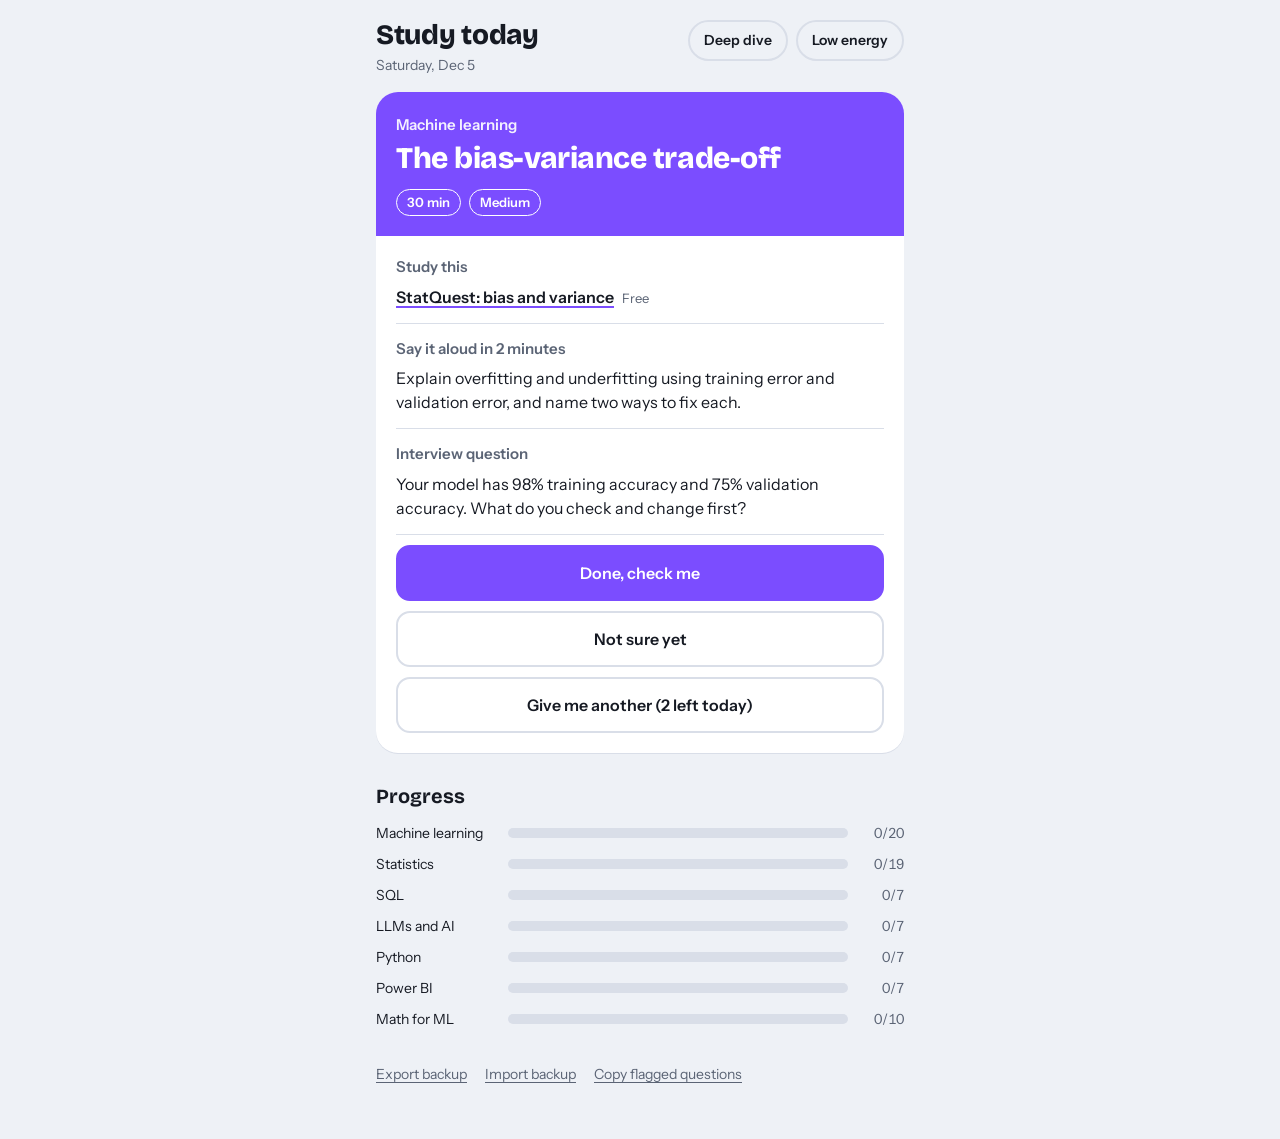
<file: study-hub/index.html>
<!doctype html>
<html lang="en">
<head>
  <meta charset="utf-8">
  <meta name="viewport" content="width=device-width, initial-scale=1">
  <meta name="color-scheme" content="light dark">
  <title>Study today</title>
  <link rel="preconnect" href="https://fonts.googleapis.com">
  <link rel="preconnect" href="https://fonts.gstatic.com" crossorigin>
  <link href="https://fonts.googleapis.com/css2?family=Bricolage+Grotesque:wght@600;800&family=Instrument+Sans:wght@400;500;600&display=swap" rel="stylesheet">
  <link rel="stylesheet" href="style.css">
</head>
<body>
  <div class="wrap">
    <header class="top">
      <div>
        <h1>Study today</h1>
        <p class="date" id="date"></p>
      </div>
      <div class="chips">
        <button class="chip" id="deepDive" data-action="deep">Deep dive</button>
        <button class="chip" id="lowEnergy" data-action="low-energy" aria-pressed="false">Low energy</button>
      </div>
    </header>

    <p class="notice" id="notice" role="status" aria-live="polite"></p>

    <main id="main"></main>

    <section class="progress" id="progress" aria-label="Progress"></section>

    <footer class="tools">
      <button class="link" data-action="export">Export backup</button>
      <button class="link" data-action="import">Import backup</button>
      <button class="link" data-action="copy-flags" id="flagBtn">Copy flagged questions</button>
      <input type="file" id="importFile" accept="application/json" hidden>
    </footer>
  </div>

  <script src="data/stats.js"></script>
  <script src="data/ml.js"></script>
  <script src="data/sql.js"></script>
  <script src="data/llm.js"></script>
  <script src="data/python.js"></script>
  <script src="data/powerbi.js"></script>
  <script src="data/stats2.js"></script>
  <script src="data/ml2.js"></script>
  <script src="data/mlmath.js"></script>
  <script src="app.js"></script>
</body>
</html>
</file>
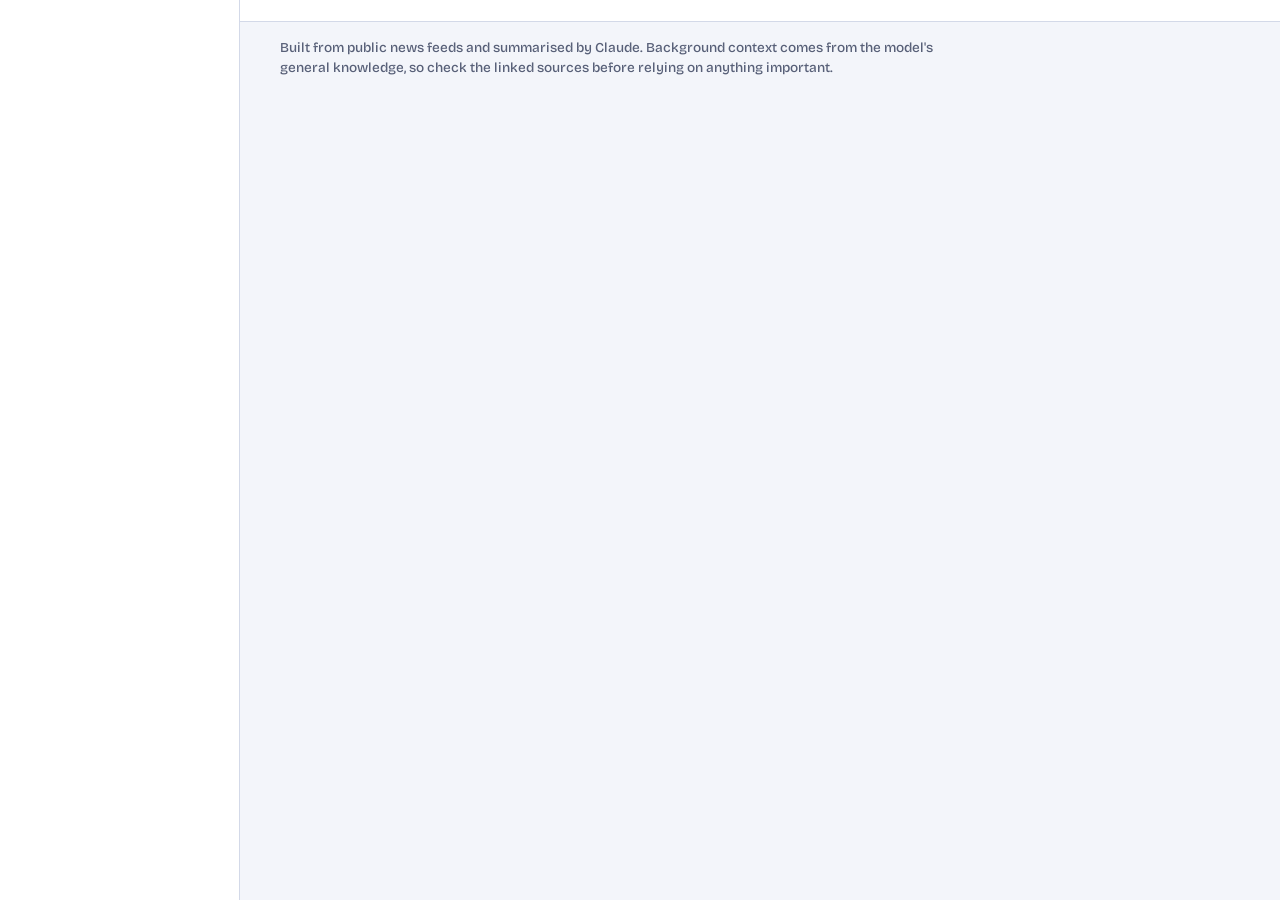
<file: daily-brief/template.html>
<!doctype html>
<html lang="en">
<head>
<meta charset="utf-8">
<meta name="viewport" content="width=device-width, initial-scale=1">
<meta name="color-scheme" content="light dark">
<title>Morning brief</title>
<link rel="preconnect" href="https://fonts.googleapis.com">
<link rel="preconnect" href="https://fonts.gstatic.com" crossorigin>
<link href="https://fonts.googleapis.com/css2?family=Bricolage+Grotesque:opsz,wght@12..96,400;12..96,500;12..96,700;12..96,800&family=Literata:opsz,wght@7..72,400;7..72,600&display=swap" rel="stylesheet">
<style>
:root{
  --bg:#F3F5FA; --rail:#FFFFFF; --ink:#14182B; --muted:#586078; --rule:#D3D9E8;
  --gain:#137A52; --loss:#B3281A; --gain-bg:#DDF3E8; --loss-bg:#FBE1DC;
  --notice:#7A4E00; --notice-bg:#FBEFCF;
  --display:"Bricolage Grotesque",system-ui,-apple-system,"Segoe UI",sans-serif;
  --text:"Literata",Georgia,"Times New Roman",serif;

  /* Each section: --c is its colour band, --on the text on that band,
     --ac the accent for text on the page, --soft a pale tint. */
  --world:#2347D6;    --world-on:#fff;    --world-ac:#2347D6;    --world-soft:#E4EAFC;
  --thailand:#C81E3A; --thailand-on:#fff; --thailand-ac:#C81E3A; --thailand-soft:#FBE4E8;
  --ai:#6A3DF0;       --ai-on:#fff;       --ai-ac:#6A3DF0;       --ai-soft:#ECE6FE;
  --markets:#F2A900;  --markets-on:#1B1B2F; --markets-ac:#8A5A00; --markets-soft:#FCEFC8;
  --reading:#0B7A7A;  --reading-on:#fff;  --reading-ac:#0B7A7A;  --reading-soft:#D9F1F0;
  --books:#B5179E;    --books-on:#fff;    --books-ac:#B5179E;    --books-soft:#F8E4F4;
  --spanish:#16793A;  --spanish-on:#fff;  --spanish-ac:#16793A;  --spanish-soft:#DDF3E4;
}
@media (prefers-color-scheme:dark){
  :root{
    --bg:#0D1020; --rail:#090B18; --ink:#E8EBF7; --muted:#98A1BE; --rule:#262C4A;
    --gain:#55C596; --loss:#F08A78; --gain-bg:#12372A; --loss-bg:#3A1A17;
    --notice:#F0C36B; --notice-bg:#2B2410;
    --world-ac:#93A9FF;    --world-soft:#18224D;
    --thailand-ac:#FF8FA0; --thailand-soft:#3A1520;
    --ai-ac:#B9A0FF;       --ai-soft:#281F55;
    --markets-ac:#F5C650;  --markets-soft:#382E0C;
    --reading-ac:#5ED3D0;  --reading-soft:#0D3838;
    --books-ac:#F08AD8;    --books-soft:#3A1735;
    --spanish-ac:#6FD39A;  --spanish-soft:#12351F;
  }
}
[data-c=world]{--c:var(--world);--on:var(--world-on);--ac:var(--world-ac);--soft:var(--world-soft)}
[data-c=thailand]{--c:var(--thailand);--on:var(--thailand-on);--ac:var(--thailand-ac);--soft:var(--thailand-soft)}
[data-c=ai]{--c:var(--ai);--on:var(--ai-on);--ac:var(--ai-ac);--soft:var(--ai-soft)}
[data-c=markets]{--c:var(--markets);--on:var(--markets-on);--ac:var(--markets-ac);--soft:var(--markets-soft)}
[data-c=reading]{--c:var(--reading);--on:var(--reading-on);--ac:var(--reading-ac);--soft:var(--reading-soft)}
[data-c=books]{--c:var(--books);--on:var(--books-on);--ac:var(--books-ac);--soft:var(--books-soft)}
[data-c=spanish]{--c:var(--spanish);--on:var(--spanish-on);--ac:var(--spanish-ac);--soft:var(--spanish-soft)}

*{box-sizing:border-box}
[hidden]{display:none!important}
html{-webkit-text-size-adjust:100%}
body{margin:0;background:var(--bg);color:var(--ink);font:400 17px/1.6 var(--text)}
a{color:var(--ac,var(--ink));text-underline-offset:3px}
a:focus-visible,button:focus-visible,summary:focus-visible{outline:3px solid var(--ac,var(--ink));outline-offset:3px}

/* ---------- navigation ---------- */
.shell{display:grid;grid-template-columns:15rem minmax(0,1fr);min-height:100vh}
.rail{background:var(--rail);border-right:1px solid var(--rule);padding:2rem 1.1rem;position:sticky;top:0;height:100vh;display:flex;flex-direction:column;font-family:var(--display)}
.rail .day{font:800 2.1rem/1 var(--display);letter-spacing:-.025em;margin:0 0 0 .5rem}
.rail .date{margin:.45rem 0 2rem .5rem;color:var(--muted);font-size:.95rem}
.rail nav{display:flex;flex-direction:column;gap:.3rem}
.rail nav a{display:flex;align-items:center;gap:.75rem;padding:.7rem .75rem;border-radius:.6rem;color:var(--ink);text-decoration:none;font-weight:600;font-size:1.05rem}
.rail nav a::before{content:"";flex:none;width:.8rem;height:.8rem;border-radius:50%;background:var(--c)}
.rail nav a:hover{background:var(--soft)}
.rail nav a[aria-current]{background:var(--c);color:var(--on)}
.rail nav a[aria-current]::before{background:var(--on)}

/* ---------- freshness strip and notices ---------- */
.fresh{margin:0;padding:.65rem 2.5rem;font:500 .85rem/1.4 var(--display);color:var(--muted);background:var(--rail);border-bottom:1px solid var(--rule)}
.fresh.stale{background:var(--notice-bg);color:var(--notice);font-weight:700}
.warn{padding:1rem 2.5rem 0}
.notice{font:500 .9rem/1.5 var(--display);background:var(--notice-bg);color:var(--notice);border-left:4px solid var(--notice);padding:.8rem 1rem;margin:0 0 .6rem;max-width:46rem;overflow-wrap:anywhere}
.notice p{margin:.15rem 0}

/* ---------- section hero: one colour per section ---------- */
.hero{position:relative;overflow:hidden;background:var(--c);color:var(--on);padding:3.2rem 2.5rem 2.8rem;min-height:15rem;display:flex;align-items:flex-end}
.hero-text{position:relative;z-index:1;max-width:36rem}
.hero h2{font:800 clamp(2.8rem,7vw,5rem)/.95 var(--display);letter-spacing:-.035em;margin:0 0 1rem}
.hero p{font:500 1.3rem/1.4 var(--display);margin:0;max-width:34ch}
.art{position:absolute;right:-1rem;top:50%;transform:translateY(-50%);width:min(23rem,48%);opacity:.3;color:var(--on)}
.art svg{display:block;width:100%;height:auto}
[data-c=thailand] .art{opacity:1}

.body{padding:2.5rem;max-width:49rem}

/* ---------- stories ---------- */
.story{margin:0 0 2.3rem;padding-left:1.2rem;border-left:5px solid var(--c)}
.story h3{font:700 1.4rem/1.25 var(--display);letter-spacing:-.01em;margin:0 0 .5rem}
.story p{margin:.5rem 0}
.tag{display:inline-block;font:600 .8rem/1 var(--display);background:var(--soft);color:var(--ac);padding:.38rem .7rem;border-radius:99px;margin-bottom:.6rem}
.why strong{font:700 .95rem var(--display);color:var(--ac)}
details{margin:.7rem 0}
summary{cursor:pointer;font:700 .95rem var(--display);color:var(--ac);list-style:none;display:inline-flex;gap:.5rem;align-items:baseline}
summary::-webkit-details-marker{display:none}
summary::before{content:"+";font-weight:800;width:.8em;text-align:center}
details[open] summary::before{content:"\2212"}
.behind{background:var(--soft);padding:.9rem 1.1rem;margin:.6rem 0 .2rem;border-radius:.4rem}
.behind p{margin:0}
.sources{font:500 .85rem/1.5 var(--display);color:var(--muted);margin-top:.8rem}
.sources a{margin-left:.7rem}
.muted{color:var(--muted);font:500 .9rem/1.5 var(--display)}
.empty{font:500 1rem/1.5 var(--display);color:var(--muted);padding:1.2rem 0}

/* ---------- headings inside a section ---------- */
h3.group{font:800 1.5rem/1.2 var(--display);letter-spacing:-.02em;margin:3rem 0 1.1rem;display:inline-block;border-bottom:5px solid var(--c);padding-bottom:.15rem}
.body > h3.group:first-child{margin-top:0}
.fine{font:500 .85rem/1.5 var(--display);color:var(--muted);margin:.8rem 0 0}

/* ---------- markets ---------- */
.overview{margin:0 0 .5rem}
.tiles{display:grid;grid-template-columns:repeat(auto-fill,minmax(10.5rem,1fr));gap:.7rem}
.tile{padding:.85rem .95rem;font-family:var(--display);font-variant-numeric:tabular-nums}
.tile.up{background:var(--gain-bg);color:var(--gain)}
.tile.down{background:var(--loss-bg);color:var(--loss)}
.tile .nm{display:block;font-weight:700;font-size:.9rem;color:var(--ink)}
.tile .px{display:block;font-size:.9rem;color:var(--muted)}
.tile .chg{display:block;font-weight:800;font-size:1.55rem;line-height:1.2;margin-top:.2rem}
.moves{font-family:var(--display);font-variant-numeric:tabular-nums}
.move{display:grid;grid-template-columns:3.8rem 1fr 5rem;gap:.2rem .8rem;align-items:center;padding:.45rem 0}
.move b{font-weight:700}
.track{position:relative;height:1.2rem}
.track::before{content:"";position:absolute;left:50%;top:-.35rem;bottom:-.35rem;width:2px;background:var(--rule)}
.bar{position:absolute;top:.1rem;bottom:.1rem;border-radius:2px}
.bar.up{left:50%;background:var(--gain)} .bar.down{right:50%;background:var(--loss)}
.up .val,.val.up{color:var(--gain)} .val.down{color:var(--loss)}
.move .val{text-align:right;font-weight:700}
.move .note{grid-column:2 / 4;margin:0;font-size:.85rem;line-height:1.4;color:var(--muted)}
.watch{padding:.9rem 0;border-top:1px solid var(--rule)}
.watch b{display:inline-block;font:800 .95rem var(--display);background:var(--c);color:var(--on);padding:.2rem .6rem;border-radius:.3rem}
.watch p{margin:.4rem 0 0}
.lesson{background:var(--soft);padding:1.4rem 1.5rem;border-top:6px solid var(--c)}
.lesson .lt{font:800 1.25rem/1.2 var(--display);margin:0 0 .6rem}
.lesson p{margin:.6rem 0}
.example{border-left:4px solid var(--c);padding-left:1rem}
.lesson ul{margin:.5rem 0 0;padding-left:1.2rem}
.lesson li{margin:.25rem 0}

/* ---------- learning card and quiz ---------- */
.card{background:var(--soft);padding:1.7rem 1.6rem 1.8rem;margin:0 0 3rem;border-top:6px solid var(--c)}
.card h3{font:800 1.8rem/1.1 var(--display);letter-spacing:-.025em;margin:0 0 .9rem}
.card p{margin:.6rem 0}
.card .analogy{font-style:italic}
.q{font:700 1.15rem/1.35 var(--display);margin:1.6rem 0 .8rem}
.opts{display:grid;gap:.55rem}
.opt{font:500 1rem/1.35 var(--display);text-align:left;padding:.8rem .95rem;border:2px solid var(--c);background:var(--bg);color:var(--ink);cursor:pointer;border-radius:.3rem}
.opt:hover:not(:disabled){background:var(--c);color:var(--on)}
.opt:disabled{cursor:default;color:var(--ink)}
.opt:disabled:not(.ok):not(.bad){opacity:.55}
.opt.ok{border-color:var(--gain);background:var(--gain-bg);color:var(--gain);font-weight:700}
.opt.bad{border-color:var(--loss);background:var(--loss-bg);color:var(--loss)}
.fb{margin:1rem 0 0;min-height:1.5em}

/* ---------- books ---------- */
.pick{background:var(--soft);padding:1.7rem 1.6rem;margin:0 0 .5rem;border-top:6px solid var(--c)}
.pick .cat{display:inline-block;font:600 .8rem/1 var(--display);background:var(--bg);color:var(--ac);padding:.38rem .7rem;border-radius:99px;margin-bottom:.8rem}
.pick h3{font:800 1.9rem/1.1 var(--display);letter-spacing:-.025em;margin:0 0 .3rem}
.pick .by{font:500 1rem var(--display);color:var(--muted);margin:0 0 1rem}
.pick h4{font:800 1rem var(--display);margin:1.4rem 0 .4rem;color:var(--ac)}
.pick ul{margin:.3rem 0 0;padding-left:1.2rem}
.pick li{margin:.3rem 0}
.pick p{margin:.5rem 0}
.chips{display:flex;flex-wrap:wrap;gap:.5rem;margin:0 0 1.2rem}
.chip{font:600 .9rem/1 var(--display);padding:.55rem .9rem;border:2px solid var(--c);background:transparent;color:var(--ink);border-radius:99px;cursor:pointer}
.chip[aria-pressed=true]{background:var(--c);color:var(--on)}
.shelf{list-style:none;margin:0;padding:0}
.book{padding:.9rem 0;border-top:1px solid var(--rule)}
.book b{font:700 1.05rem/1.3 var(--display)}
.book .au{font:500 .9rem var(--display);color:var(--muted)}
.book p{margin:.25rem 0 0}
.book.today{background:var(--soft);padding-left:.9rem;padding-right:.9rem;border-left:4px solid var(--c)}
.book .tg{font:700 .75rem var(--display);color:var(--ac);margin-left:.6rem}

/* ---------- Spanish ---------- */
.rhead{display:flex;flex-wrap:wrap;align-items:baseline;gap:.4rem 1rem;margin:0 0 .3rem}
.rhead h3{font:800 2rem/1.1 var(--display);letter-spacing:-.025em;margin:0}
.lvl{font:700 .8rem/1 var(--display);background:var(--c);color:var(--on);padding:.35rem .6rem;border-radius:.3rem}
.sub{font:500 1rem var(--display);color:var(--muted);margin:0 0 1.2rem}
.tools{display:flex;flex-wrap:wrap;gap:.5rem;margin:0 0 1rem}
.btn{font:600 .9rem/1 var(--display);padding:.7rem .95rem;border:2px solid var(--c);background:transparent;color:var(--ink);border-radius:.4rem;cursor:pointer}
.btn:hover,.btn[aria-pressed=true]{background:var(--c);color:var(--on)}
.passage p.es{font:400 1.2rem/1.8 var(--text);margin:1rem 0 .3rem;max-width:40rem}
.passage p.en{font:400 1rem/1.6 var(--text);color:var(--muted);margin:0 0 1rem;padding-left:1rem;border-left:4px solid var(--c);max-width:40rem}
mark{background:var(--soft);color:inherit;border-bottom:2px solid var(--c);padding:0 .12em}
.vlist{list-style:none;margin:0;padding:0;max-width:40rem}
.vitem{display:grid;grid-template-columns:minmax(6.5rem,10rem) 1fr auto;gap:.1rem 1rem;align-items:baseline;padding:.75rem 0;border-top:1px solid var(--rule)}
.vw{grid-column:1;font:800 1.1rem/1.3 var(--display)}
.vk{grid-column:1;grid-row:2;font:500 .8rem var(--display);color:var(--muted)}
.ve{grid-column:2;grid-row:1 / span 2;font:400 1rem/1.5 var(--text)}
.say{grid-column:3;grid-row:1;font:600 .8rem var(--display);border:1px solid var(--c);background:var(--bg);color:var(--ink);border-radius:.3rem;padding:.35rem .6rem;cursor:pointer}

footer{padding:0 2.5rem 3.5rem;max-width:49rem;font:500 .85rem/1.5 var(--display);color:var(--muted)}

/* ---------- phones ---------- */
@media (max-width:820px){
  .shell{display:block}
  .rail{position:sticky;top:0;z-index:2;height:auto;padding:.7rem .8rem 0;border-right:0;border-bottom:1px solid var(--rule)}
  .rail .day{font-size:1.15rem;display:inline;margin:0 0 0 .3rem}
  .rail .date{display:inline;margin:0 0 0 .4rem;font-size:.9rem}
  .rail nav{flex-direction:row;overflow-x:auto;margin-top:.5rem;gap:.35rem;padding-bottom:.6rem;scrollbar-width:none}
  .rail nav::-webkit-scrollbar{display:none}
  .rail nav a{white-space:nowrap;padding:.5rem .8rem;font-size:.95rem}
  .fresh,.warn{padding-left:1.1rem;padding-right:1.1rem}
  .hero{padding:2.2rem 1.1rem 1.8rem;min-height:12.5rem}
  .hero p{font-size:1.15rem}
  .art{width:40%;right:-1.2rem;top:30%}
  .body{padding:1.8rem 1.1rem 3rem}
  footer{padding:0 1.1rem 3rem}
  .story{padding-left:.9rem}
}
</style>
</head>
<body>
<div class="shell">
  <header class="rail">
    <p class="day" id="day"></p>
    <p class="date" id="date"></p>
    <nav id="nav" aria-label="Sections"></nav>
  </header>
  <main>
    <p class="fresh" id="fresh"></p>
    <div class="warn" id="warn"></div>
    <div id="content"></div>
    <footer>Built from public news feeds and summarised by Claude. Background context comes from the model's general knowledge, so check the linked sources before relying on anything important.</footer>
  </main>
</div>

<script type="application/json" id="data">__DATA__</script>
<script>
(function(){
  var data = JSON.parse(document.getElementById('data').textContent);
  var S = data.sections || {};
  var nf = new Intl.NumberFormat('en-US', {maximumFractionDigits: 2, minimumFractionDigits: 2});

  var SECTIONS = [
    {id: 'world',    nav: 'World',    title: 'World',   fallback: 'What happened around the world today, and the story behind it.'},
    {id: 'thailand', nav: 'Thailand', title: 'Thailand', fallback: 'The day’s news from Thailand, with the background.'},
    {id: 'ai',       nav: 'AI',       title: 'AI',      fallback: 'The AI news that mattered today.'},
    {id: 'markets',  nav: 'Markets',  title: 'Markets', fallback: 'How markets moved, and what to read up on.'},
    {id: 'reading',  nav: 'DS & ML',  title: 'Data science & ML', fallback: 'Today’s learning card and the articles worth your time.'},
    {id: 'books',    nav: 'Books',    title: 'Books',   fallback: 'One non-fiction book a day: what it argues and one idea to try.'},
    {id: 'spanish',  nav: 'Español',  title: 'Español', fallback: 'One reading a day, with translation and vocabulary.'}
  ];

  // Decorative art. These strings are constants written here, never data from the feeds.
  var ART = {
    world: '<svg viewBox="0 0 240 240" fill="none" stroke="currentColor" stroke-width="3"><circle cx="120" cy="120" r="104"/><ellipse cx="120" cy="120" rx="46" ry="104"/><ellipse cx="120" cy="120" rx="82" ry="104"/><path d="M16 120H224M34 66C84 90 156 90 206 66M34 174C84 150 156 150 206 174"/></svg>',
    thailand: '<svg viewBox="0 0 240 240"><g transform="rotate(-8 120 120)"><rect x="20" y="75" width="200" height="22" fill="#fff" fill-opacity=".92"/><rect x="20" y="97" width="200" height="46" fill="#1F2A68"/><rect x="20" y="143" width="200" height="22" fill="#fff" fill-opacity=".92"/></g></svg>',
    ai: '<svg viewBox="0 0 240 240"><path d="M40 60L120 40L200 80L160 120L80 140L40 60M120 40L160 120M80 140L120 210L160 120M200 80L200 180L120 210" fill="none" stroke="currentColor" stroke-width="3"/><g fill="currentColor"><circle cx="40" cy="60" r="13"/><circle cx="120" cy="40" r="13"/><circle cx="200" cy="80" r="13"/><circle cx="160" cy="120" r="13"/><circle cx="80" cy="140" r="13"/><circle cx="120" cy="210" r="13"/><circle cx="200" cy="180" r="13"/></g></svg>',
    markets: '<svg viewBox="0 0 240 240"><g fill="currentColor"><rect x="26" y="150" width="30" height="62"/><rect x="70" y="118" width="30" height="94"/><rect x="114" y="138" width="30" height="74"/><rect x="158" y="78" width="30" height="134"/><rect x="202" y="36" width="30" height="176"/></g><path d="M14 132L84 92L128 112L172 52L226 18" fill="none" stroke="currentColor" stroke-width="5"/></svg>',
    books: '<svg viewBox="0 0 240 240" fill="currentColor"><rect x="30" y="60" width="34" height="150" rx="3"/><rect x="72" y="40" width="30" height="170" rx="3"/><rect x="110" y="80" width="40" height="130" rx="3"/><g transform="rotate(14 178 210)"><rect x="162" y="50" width="32" height="160" rx="3"/></g><rect x="14" y="210" width="212" height="10" rx="3"/></svg>',
    spanish: '<svg viewBox="0 0 240 240"><path d="M30 40h180a14 14 0 0 1 14 14v100a14 14 0 0 1-14 14H110l-44 38v-38H30a14 14 0 0 1-14-14V54a14 14 0 0 1 14-14z" fill="none" stroke="currentColor" stroke-width="4"/><text x="120" y="140" font-size="96" font-weight="800" text-anchor="middle" fill="currentColor" font-family="Bricolage Grotesque, system-ui, sans-serif">¿?</text></svg>',
    reading: '<svg viewBox="0 0 240 240"><path d="M22 204L218 44" stroke="currentColor" stroke-width="4" fill="none"/><g fill="currentColor"><circle cx="46" cy="186" r="9"/><circle cx="74" cy="150" r="9"/><circle cx="62" cy="116" r="9"/><circle cx="104" cy="170" r="9"/><circle cx="124" cy="120" r="9"/><circle cx="150" cy="142" r="9"/><circle cx="120" cy="70" r="9"/><circle cx="176" cy="86" r="9"/><circle cx="196" cy="62" r="9"/><circle cx="170" cy="40" r="9"/></g></svg>'
  };

  function h(tag, attrs){
    var e = document.createElement(tag);
    Object.keys(attrs || {}).forEach(function(k){
      var v = attrs[k];
      if (v === null || v === undefined || v === false) return;
      if (k === 'class') e.className = v; else e.setAttribute(k, v === true ? '' : v);
    });
    Array.prototype.slice.call(arguments, 2).forEach(function add(kid){
      if (kid === null || kid === undefined || kid === false) return;
      if (Array.isArray(kid)) return kid.forEach(add);
      e.append(kid.nodeType ? kid : document.createTextNode(String(kid)));
    });
    return e;
  }
  function safeUrl(x){
    try { var u = new URL(x); return (u.protocol === 'http:' || u.protocol === 'https:') ? u.href : null; }
    catch (err) { return null; }
  }
  function sign(p){ return (p >= 0 ? '+' : '−') + Math.abs(p).toFixed(2) + '%'; }

  function sources(links){
    var seen = {}, out = [];
    (links || []).forEach(function(l){
      var url = safeUrl(l.url);
      if (!url || seen[l.source]) return;
      seen[l.source] = 1;
      out.push(h('a', {href: url, target: '_blank', rel: 'noopener noreferrer', title: l.title}, l.source));
    });
    return out.length ? h('p', {class: 'sources'}, 'Sources', out) : null;
  }

  function story(s){
    var body = s.summary || s.what_happened;
    return h('article', {class: 'story'},
      s.tag && h('span', {class: 'tag'}, s.tag),
      h('h3', {}, s.headline),
      body && h('p', {}, body),
      s.story_behind && h('details', {}, h('summary', {}, 'The story behind it'), h('div', {class: 'behind'}, h('p', {}, s.story_behind))),
      s.why_it_matters && h('p', {class: 'why'}, h('strong', {}, 'Why it matters. '), s.why_it_matters),
      s.takeaway && h('p', {class: 'why'}, h('strong', {}, 'Remember. '), s.takeaway),
      sources(s.links));
  }

  function stories(list, id){
    var nodes = [];
    if (data.summaries && data.summaries[id] === false)
      nodes.push(h('p', {class: 'muted'}, 'Showing headlines only. Summaries were not available for this section today.'));
    if (!list || !list.length)
      nodes.push(h('p', {class: 'empty'}, 'Nothing came through for this section today. If this keeps happening, check the feed list in config.py.'));
    else list.forEach(function(s){ nodes.push(story(s)); });
    return nodes;
  }

  function hero(sec, lede){
    var art = h('span', {class: 'art', 'aria-hidden': 'true'});
    art.innerHTML = ART[sec.id];
    return h('header', {class: 'hero'}, art,
      h('div', {class: 'hero-text'}, h('h2', {id: sec.id + '-t'}, sec.title), h('p', {}, lede || sec.fallback)));
  }
  function wrap(sec, lede, kids){
    return h('section', {id: sec.id, 'data-c': sec.id, 'aria-labelledby': sec.id + '-t'},
      hero(sec, lede), h('div', {class: 'body'}, kids));
  }
  function group(title){ return h('h3', {class: 'group'}, title); }

  function simple(sec){
    var d = S[sec.id] || {};
    return wrap(sec, d.top_line, stories(d.stories, sec.id));
  }

  function quiz(q){
    var fb = h('p', {class: 'fb', role: 'status', 'aria-live': 'polite'});
    var btns = q.options.map(function(text, i){
      var b = h('button', {type: 'button', class: 'opt'}, text);
      b.addEventListener('click', function(){
        btns.forEach(function(x, j){ x.disabled = true; if (j === q.answer) x.classList.add('ok'); });
        if (i !== q.answer) b.classList.add('bad');
        fb.textContent = (i === q.answer ? 'Correct. ' : 'Not quite. ') + (q.explanation || '');
      });
      return b;
    });
    return h('div', {class: 'quiz'}, h('p', {class: 'q'}, q.question), h('div', {class: 'opts'}, btns), fb);
  }

  // ----- Day-by-day items. The build prepares today and the next few days, and the page shows
  // the entry that matches the viewer's own date (Bangkok time), so these change every day
  // even if a scheduled update is skipped. -----
  function todayKey(){
    try {
      var o = {};
      new Intl.DateTimeFormat('en-US', {timeZone: 'Asia/Bangkok', year: 'numeric', month: '2-digit', day: '2-digit'})
        .formatToParts(new Date()).forEach(function(p){ o[p.type] = p.value; });
      return o.year + '-' + o.month + '-' + o.day;
    } catch (err) { return null; }
  }
  function pickDay(list){
    if (!list || !list.length) return null;
    var sorted = list.slice().sort(function(a, b){ return a.date < b.date ? -1 : a.date > b.date ? 1 : 0; });
    var k = todayKey(), chosen = sorted[0];
    if (k) sorted.forEach(function(e){ if (e.date <= k) chosen = e; });
    return chosen;
  }
  function niceDate(iso){
    try {
      return new Intl.DateTimeFormat('en-GB', {timeZone: 'Asia/Bangkok', weekday: 'long', day: 'numeric', month: 'long'})
        .format(new Date(iso + 'T12:00:00+07:00'));
    } catch (err) { return iso; }
  }
  function dayNote(entry){
    var k = todayKey(), text = niceDate(entry.date);
    if (k && entry.date < k) text += '. This is the newest one on this page, because the daily update seems to have paused.';
    return h('p', {class: 'fine'}, text);
  }
  function li(x){ return h('li', {}, x); }
  function btn(label, fn, cls, aria){
    var b = h('button', {type: 'button', class: cls || 'btn', 'aria-label': aria || null}, label);
    b.addEventListener('click', fn);
    return b;
  }

  function card(c){
    if (!c || !c.title) return null;
    var hasText = !!(c.concept || c.analogy || c.remember || c.quiz);
    return h('div', {class: 'card'},
      h('h3', {}, c.title),
      dayNote(c),
      !hasText && h('p', {class: 'muted'}, 'The explanation was not available today. Try searching this topic yourself and come back tomorrow for a new card.'),
      c.concept && h('p', {}, c.concept),
      c.analogy && h('p', {class: 'analogy'}, c.analogy),
      c.remember && h('p', {class: 'why'}, h('strong', {}, 'Remember. '), c.remember),
      c.quiz && quiz(c.quiz));
  }

  function reading(sec){
    var d = S.reading || {}, kids = [];
    var c = card(pickDay(d.cards));
    if (c){ kids.push(group('Today’s learning card')); kids.push(c); }
    kids.push(group('Worth reading'));
    kids.push(stories(d.stories, 'reading'));
    return wrap(sec, d.top_line, kids);
  }

  function books(sec){
    var d = S.books || {}, shelf = d.shelf || [], kids = [];
    var t = pickDay(d.days) || {};
    if (t.title){
      kids.push(group('Book of the day'));
      kids.push(h('div', {class: 'pick'},
        h('span', {class: 'cat'}, t.category),
        h('h3', {}, t.title),
        h('p', {class: 'by'}, 'by ' + t.author),
        h('p', {}, t.blurb),
        t.summary ? [
          h('h4', {}, 'What it argues'), h('p', {}, t.summary),
          t.key_ideas && t.key_ideas.length ? [h('h4', {}, 'Key ideas'), h('ul', {}, t.key_ideas.map(li))] : null,
          t.try_today ? [h('h4', {}, 'Try this today'), h('p', {}, t.try_today)] : null,
          t.best_for ? [h('h4', {}, 'Best for'), h('p', {}, t.best_for)] : null,
          t.worth_knowing ? [h('h4', {}, 'Worth knowing'), h('p', {}, t.worth_knowing)] : null,
          h('p', {class: 'fine'}, 'Written by Claude from its general knowledge of the book, not from the text. Treat it as a starting point and check the book itself.')
        ] : h('p', {class: 'muted'}, 'The detailed summary was not available today. The description above comes from the reading list.'),
        dayNote(t)));
    }
    if (shelf.length){
      kids.push(group('The reading list'));
      var cats = [];
      shelf.forEach(function(b){ if (cats.indexOf(b.category) < 0) cats.push(b.category); });
      var items = shelf.map(function(b){
        var isToday = b.title === t.title;
        return h('li', {class: 'book' + (isToday ? ' today' : ''), 'data-cat': b.category},
          h('b', {}, b.title), isToday ? h('span', {class: 'tg'}, 'Today') : null,
          h('div', {class: 'au'}, b.author), h('p', {}, b.blurb));
      });
      var chips = ['All'].concat(cats).map(function(c){
        var chip = h('button', {type: 'button', class: 'chip', 'aria-pressed': c === 'All' ? 'true' : 'false'}, c);
        chip.addEventListener('click', function(){
          chips.forEach(function(x){ x.setAttribute('aria-pressed', x === chip ? 'true' : 'false'); });
          items.forEach(function(it){ it.hidden = !(c === 'All' || it.getAttribute('data-cat') === c); });
        });
        return chip;
      });
      kids.push(h('div', {class: 'chips', role: 'group', 'aria-label': 'Filter by topic'}, chips));
      kids.push(h('ul', {class: 'shelf'}, items));
    }
    return wrap(sec, d.top_line, kids);
  }

  // ----- Spanish reading -----
  var canSpeak = ('speechSynthesis' in window) && ('SpeechSynthesisUtterance' in window);
  function speak(text, rate){
    try {
      speechSynthesis.cancel();
      var u = new SpeechSynthesisUtterance(text);
      u.lang = 'es-ES'; u.rate = rate || 1;
      var voices = speechSynthesis.getVoices().filter(function(v){ return /^es/i.test(v.lang); });
      if (voices.length) u.voice = voices[0];
      speechSynthesis.speak(u);
    } catch (err) {}
  }
  // Mark the first occurrence of each vocabulary word in a paragraph; hover shows the meaning.
  function highlight(text, vocab){
    var lower = text.toLowerCase(), spans = [];
    vocab.forEach(function(v){
      var w = (v.es || '').toLowerCase();
      if (!w) return;
      var from = 0, i;
      while ((i = lower.indexOf(w, from)) !== -1){
        var before = i > 0 ? lower.charAt(i - 1) : '', after = lower.charAt(i + w.length);
        if (!/\p{L}/u.test(before) && !/\p{L}/u.test(after)){ spans.push({s: i, e: i + w.length, en: v.en}); break; }
        from = i + 1;
      }
    });
    spans.sort(function(a, b){ return a.s - b.s; });
    var out = [], pos = 0;
    spans.forEach(function(sp){
      if (sp.s < pos) return;
      if (sp.s > pos) out.push(text.slice(pos, sp.s));
      out.push(h('mark', {title: sp.en}, text.slice(sp.s, sp.e)));
      pos = sp.e;
    });
    if (pos < text.length) out.push(text.slice(pos));
    return out;
  }

  function spanish(sec){
    var p = pickDay((S.spanish || {}).days);
    var paras = (p && p.paragraphs) || [];
    if (!paras.length){
      return wrap(sec, null, h('p', {class: 'empty'}, 'Today’s reading could not be written, so there is nothing to show yet. The yellow notice at the top of the page says why when that happens.'));
    }
    var vocab = p.vocab || [];
    var allText = paras.map(function(x){ return x.es; }).join(' ');
    var enEls = paras.map(function(x){ var e = h('p', {class: 'en'}, x.en); e.hidden = true; return e; });
    var titleEn = h('p', {class: 'sub'}, p.title_en || '');
    titleEn.hidden = true;
    var toggle = h('button', {type: 'button', class: 'btn', 'aria-pressed': 'false'}, 'Show English');
    toggle.addEventListener('click', function(){
      var on = toggle.getAttribute('aria-pressed') !== 'true';
      toggle.setAttribute('aria-pressed', on ? 'true' : 'false');
      toggle.textContent = on ? 'Hide English' : 'Show English';
      enEls.forEach(function(e){ e.hidden = !on; });
      titleEn.hidden = !on;
    });
    var tools = [toggle];
    if (canSpeak){
      tools.push(btn('Listen', function(){ speak(allText, 1); }));
      tools.push(btn('Listen slowly', function(){ speak(allText, 0.7); }));
      tools.push(btn('Stop', function(){ try { speechSynthesis.cancel(); } catch (err) {} }));
    }
    var passage = h('div', {class: 'passage'}, paras.map(function(x, i){
      return [h('p', {class: 'es', lang: 'es'}, highlight(x.es, vocab)), enEls[i]];
    }));
    var kids = [
      group('Today’s reading'),
      h('div', {class: 'rhead'}, h('h3', {lang: 'es'}, p.title_es), p.level ? h('span', {class: 'lvl'}, p.level) : null),
      titleEn,
      p.theme ? h('p', {class: 'sub'}, 'Theme: ' + p.theme) : null,
      h('div', {class: 'tools'}, tools),
      passage,
      dayNote(p)
    ];
    if (vocab.length){
      kids.push(group('Vocabulary from this reading'));
      kids.push(h('ul', {class: 'vlist'}, vocab.map(function(v){
        return h('li', {class: 'vitem'},
          h('span', {class: 'vw', lang: 'es'}, v.es),
          v.kind ? h('span', {class: 'vk'}, v.kind) : null,
          h('span', {class: 've'}, v.en),
          canSpeak ? btn('Say', function(){ speak(v.es, 0.8); }, 'say', 'Hear ' + v.es) : null);
      })));
    }
    kids.push(h('p', {class: 'fine'}, 'Written by Claude. The Spanish and the translations are usually accurate but can contain mistakes, so check anything you plan to memorise with a dictionary or your teacher.'));
    return wrap(sec, null, kids);
  }

  function markets(sec){
    var d = S.markets || {}, kids = [];
    d.overview && kids.push(h('p', {class: 'overview'}, d.overview));

    if (d.indices && d.indices.length){
      kids.push(group('Indices, commodities and crypto'));
      kids.push(h('div', {class: 'tiles'}, d.indices.map(function(i){
        var cls = i.pct >= 0 ? 'up' : 'down';
        return h('div', {class: 'tile ' + cls},
          h('span', {class: 'nm'}, i.name),
          h('span', {class: 'px'}, nf.format(i.price)),
          h('span', {class: 'chg'}, (i.pct >= 0 ? '▲ ' : '▼ ') + sign(i.pct).slice(1)));
      })));
      kids.push(h('p', {class: 'fine'}, 'Latest price compared with the previous close. Data from Yahoo Finance can be delayed.'));
    }

    if (d.stocks && d.stocks.length){
      var max = Math.max.apply(null, d.stocks.map(function(s){ return Math.abs(s.pct); })) || 1;
      kids.push(group('Your watchlist: biggest moves'));
      kids.push(h('div', {class: 'moves'}, d.stocks.map(function(s){
        var cls = s.pct >= 0 ? 'up' : 'down';
        var note = d.movers_notes && d.movers_notes[s.symbol];
        return h('div', {class: 'move'},
          h('b', {}, s.symbol),
          h('div', {class: 'track', 'aria-hidden': 'true'}, h('div', {class: 'bar ' + cls, style: 'width:' + (Math.abs(s.pct) / max * 50).toFixed(1) + '%'})),
          h('span', {class: 'val ' + cls}, sign(s.pct)),
          note && h('p', {class: 'note'}, note));
      })));
    }

    if (d.watch && d.watch.length){
      kids.push(group('Worth researching today'));
      d.watch.forEach(function(w){
        kids.push(h('div', {class: 'watch'}, h('b', {}, w.symbol), h('p', {}, w.why)));
      });
      kids.push(h('p', {class: 'fine'}, 'These are starting points for your own research, not advice to buy or sell. Prices can fall as well as rise.'));
    }

    if (d.stories && d.stories.length){
      kids.push(group('In the news'));
      kids.push(stories(d.stories, 'markets'));
    }

    var L = d.lesson;
    if (L && L.title){
      kids.push(group('Finance, explained'));
      kids.push(h('div', {class: 'lesson'},
        h('p', {class: 'lt'}, L.title),
        L.body && h('p', {}, L.body),
        L.example && h('p', {class: 'example'}, L.example),
        L.look_for && L.look_for.length && h('ul', {}, L.look_for.map(function(x){ return h('li', {}, x); }))));
    }
    return wrap(sec, d.top_line, kids);
  }

  // ----- build the page -----
  var content = document.getElementById('content');
  var warn = document.getElementById('warn');
  if (data.warnings && data.warnings.length){
    warn.append(h('div', {class: 'notice', role: 'status'}, data.warnings.map(function(w){ return h('p', {}, w); })));
  }
  SECTIONS.forEach(function(sec){
    var builders = {markets: markets, reading: reading, books: books, spanish: spanish};
    content.append((builders[sec.id] || simple)(sec));
  });

  var nav = document.getElementById('nav');
  SECTIONS.forEach(function(sec){
    nav.append(h('a', {href: '#' + sec.id, 'data-c': sec.id, 'data-id': sec.id}, sec.nav));
  });

  var parts = (data.date_label || '').split(' ');
  document.getElementById('day').textContent = (parts[0] || '').replace(',', '');
  document.getElementById('date').textContent = parts.slice(1).join(' ');

  // ----- "updated X ago", refreshed every minute -----
  function ago(ms){
    var m = Math.round(ms / 60000);
    if (m < 1) return 'just now';
    if (m < 60) return m + (m === 1 ? ' minute ago' : ' minutes ago');
    var hr = Math.floor(m / 60);
    if (hr < 48) return hr + (hr === 1 ? ' hour ago' : ' hours ago');
    return Math.floor(hr / 24) + ' days ago';
  }
  function fresh(){
    var el = document.getElementById('fresh');
    var t = Date.parse(data.generated_iso || '');
    if (isNaN(t)){ el.textContent = data.generated_at ? 'Updated ' + data.generated_at + ' Bangkok time' : ''; return; }
    var age = Math.max(0, Date.now() - t);
    var when = age >= 20 * 3600 * 1000 ? data.date_label : data.generated_at + ' Bangkok time';
    var text = 'Updated ' + ago(age) + ' (' + when + ')';
    var stale = age > 30 * 3600 * 1000;
    if (stale) text += '. This page has not refreshed for over a day. Check the Actions tab on GitHub.';
    el.textContent = text;
    el.classList.toggle('stale', stale);
  }
  fresh();
  setInterval(fresh, 60000);

  // ----- tabs -----
  var ids = SECTIONS.map(function(s){ return s.id; });
  var links = Array.prototype.slice.call(document.querySelectorAll('#nav a'));
  function show(){
    var id = location.hash.slice(1);
    if (ids.indexOf(id) < 0) id = ids[0];
    ids.forEach(function(i){ document.getElementById(i).hidden = (i !== id); });
    links.forEach(function(a){
      if (a.getAttribute('data-id') === id) a.setAttribute('aria-current', 'page'); else a.removeAttribute('aria-current');
    });
    var active = document.querySelector('#nav a[aria-current]');
    if (active && active.scrollIntoView) active.scrollIntoView({block: 'nearest', inline: 'center'});
  }
  window.addEventListener('hashchange', function(){ show(); window.scrollTo(0, 0); });
  show();
})();
</script>
</body>
</html>
</file>
<file: study-hub/style.css>
:root {
  --bg: #EEF1F6;
  --card: #FFFFFF;
  --ink: #161A23;
  --muted: #5B6475;
  --line: #D9DEE8;
  --good: #1F7A4D;
  --bad: #C43A3A;
  --radius: 22px;
  --display: "Bricolage Grotesque", "Avenir Next", "Segoe UI", sans-serif;
  --body: "Instrument Sans", "Segoe UI", system-ui, sans-serif;
}

@media (prefers-color-scheme: dark) {
  :root {
    --bg: #10131A;
    --card: #1A1F2B;
    --ink: #F2F4F8;
    --muted: #A4ADBF;
    --line: #2C3345;
    --good: #5CCB93;
    --bad: #FF8A8A;
  }
}

* { box-sizing: border-box; }

html { -webkit-text-size-adjust: 100%; }

body {
  margin: 0;
  background: var(--bg);
  color: var(--ink);
  font-family: var(--body);
  font-size: 16px;
  line-height: 1.5;
}

.wrap {
  max-width: 560px;
  margin: 0 auto;
  padding: 20px 16px 48px;
}

.top {
  display: flex;
  align-items: flex-start;
  justify-content: space-between;
  gap: 12px;
  margin-bottom: 16px;
}

h1 {
  margin: 0;
  font-family: var(--display);
  font-weight: 800;
  font-size: 28px;
  letter-spacing: -0.01em;
  line-height: 1.1;
}

.date { margin: 4px 0 0; color: var(--muted); font-size: 14px; }

.chip {
  font: inherit;
  font-size: 14px;
  font-weight: 600;
  padding: 8px 14px;
  border-radius: 999px;
  border: 2px solid var(--line);
  background: transparent;
  color: var(--ink);
  cursor: pointer;
}
.chip[aria-pressed="true"] {
  background: var(--ink);
  color: var(--bg);
  border-color: var(--ink);
}

.chips { display: flex; flex-wrap: wrap; justify-content: flex-end; gap: 8px; }

.notice {
  min-height: 0;
  margin: 0 0 12px;
  font-size: 14px;
  color: var(--muted);
}
.notice:empty { display: none; }

/* Card */
.card {
  background: var(--card);
  border-radius: var(--radius);
  overflow: hidden;
  box-shadow: 0 1px 0 var(--line);
}

.band {
  background: var(--area);
  color: var(--on);
  padding: 22px 20px 20px;
}
.band .area { margin: 0 0 6px; font-weight: 600; font-size: 15px; opacity: 0.92; }
.band h2 {
  margin: 0;
  font-family: var(--display);
  font-weight: 800;
  font-size: 30px;
  line-height: 1.08;
  letter-spacing: -0.015em;
}
.meta { margin: 14px 0 0; padding: 0; list-style: none; display: flex; flex-wrap: wrap; gap: 8px; }
.meta li {
  font-size: 13px;
  font-weight: 600;
  padding: 3px 10px;
  border-radius: 999px;
  border: 1.5px solid currentColor;
}

.body { padding: 6px 20px 20px; }

.block { padding: 14px 0; border-bottom: 1px solid var(--line); }
.block:last-of-type { border-bottom: 0; }
.block h3 { margin: 0 0 6px; font-size: 15px; font-weight: 600; color: var(--muted); }
.block p { margin: 0; max-width: 62ch; }

.res {
  display: inline-block;
  font-weight: 600;
  color: var(--ink);
  text-decoration-thickness: 2px;
  text-underline-offset: 3px;
  text-decoration-color: var(--area);
}
.src {
  margin-left: 8px;
  font-size: 13px;
  color: var(--muted);
}

.actions { display: grid; gap: 10px; margin-top: 10px; }

.btn {
  font: inherit;
  font-weight: 600;
  padding: 14px 18px;
  border-radius: 14px;
  border: 2px solid var(--line);
  background: transparent;
  color: var(--ink);
  cursor: pointer;
  text-align: center;
}
.btn.primary {
  background: var(--area);
  border-color: var(--area);
  color: var(--on);
}
.btn:disabled { opacity: 0.45; cursor: not-allowed; }

/* Quiz */
.qtext { font-size: 19px; font-weight: 600; line-height: 1.35; margin: 18px 0 14px; }
.opts { display: grid; gap: 10px; }
.opt {
  font: inherit;
  text-align: left;
  padding: 13px 16px;
  border-radius: 14px;
  border: 2px solid var(--line);
  background: transparent;
  color: var(--ink);
  cursor: pointer;
}
.opt.right { border-color: var(--good); background: color-mix(in srgb, var(--good) 14%, transparent); }
.opt.wrong { border-color: var(--bad); background: color-mix(in srgb, var(--bad) 14%, transparent); }
.opt:disabled { cursor: default; }

.feedback { margin-top: 16px; }
.feedback .verdict { font-weight: 700; margin: 0 0 4px; }
.feedback .verdict.good { color: var(--good); }
.feedback .verdict.bad { color: var(--bad); }
.feedback p { margin: 0 0 12px; max-width: 62ch; }

.score {
  font-family: var(--display);
  font-weight: 800;
  font-size: 56px;
  line-height: 1;
  margin: 18px 0 8px;
}

.empty { padding: 28px 20px; }
.empty h2 { margin: 0 0 8px; font-family: var(--display); font-size: 24px; }

/* Progress */
.progress { margin-top: 28px; }
.progress h2 { font-family: var(--display); font-size: 20px; margin: 0 0 12px; }
.row { display: grid; grid-template-columns: 120px 1fr 44px; align-items: center; gap: 12px; margin-bottom: 10px; font-size: 14px; }
.bar { height: 10px; border-radius: 99px; background: var(--line); overflow: hidden; }
.bar span { display: block; height: 100%; background: var(--c); border-radius: 99px; }
.count { text-align: right; color: var(--muted); font-variant-numeric: tabular-nums; }
.recent { margin: 18px 0 0; padding: 0; list-style: none; font-size: 14px; color: var(--muted); }
.recent li { padding: 6px 0; border-top: 1px solid var(--line); display: flex; justify-content: space-between; gap: 12px; }

.tools { margin-top: 28px; display: flex; flex-wrap: wrap; gap: 6px 18px; }
.link {
  font: inherit;
  font-size: 14px;
  background: none;
  border: 0;
  padding: 6px 0;
  color: var(--muted);
  text-decoration: underline;
  text-underline-offset: 3px;
  cursor: pointer;
}

:focus-visible { outline: 3px solid var(--ink); outline-offset: 3px; }

@media (prefers-reduced-motion: no-preference) {
  .bar span { transition: width 0.4s ease; }
}

@media (max-width: 380px) {
  .band h2 { font-size: 26px; }
  .row { grid-template-columns: 96px 1fr 40px; }
}
</file>
